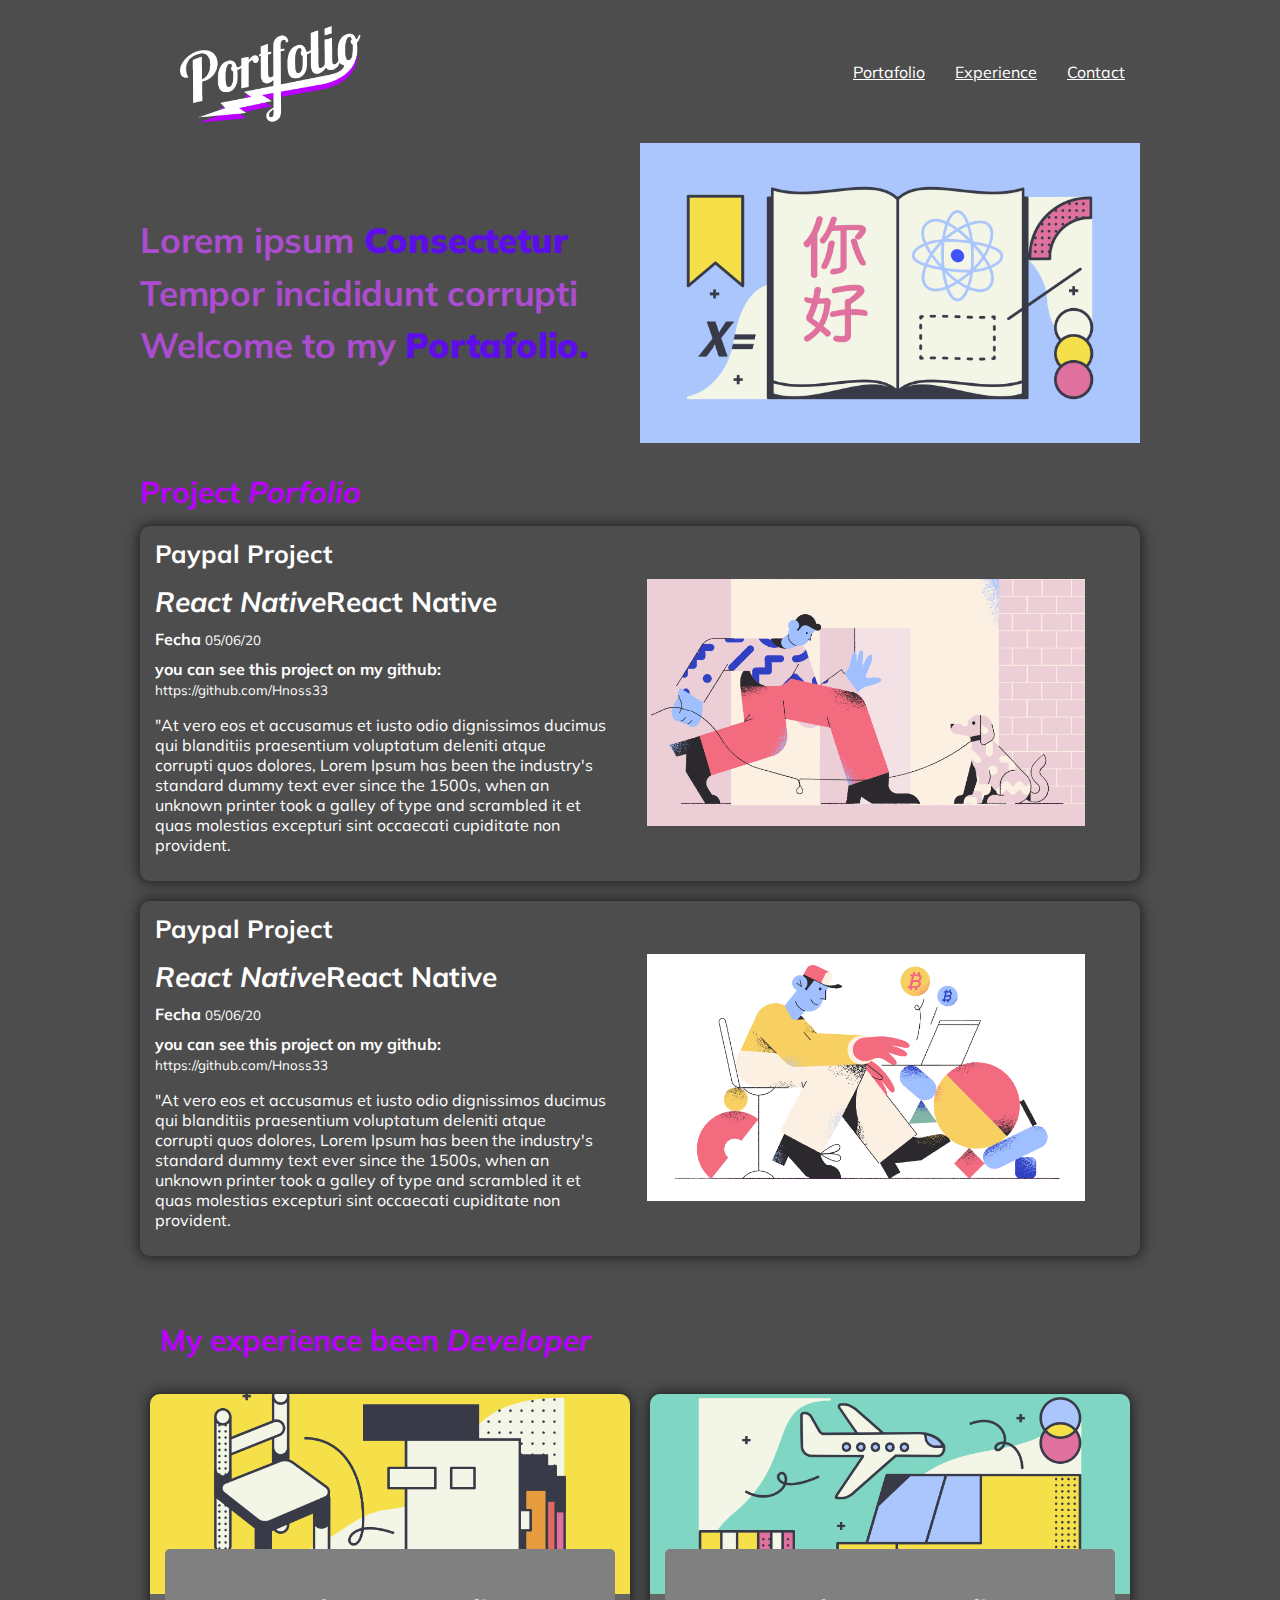
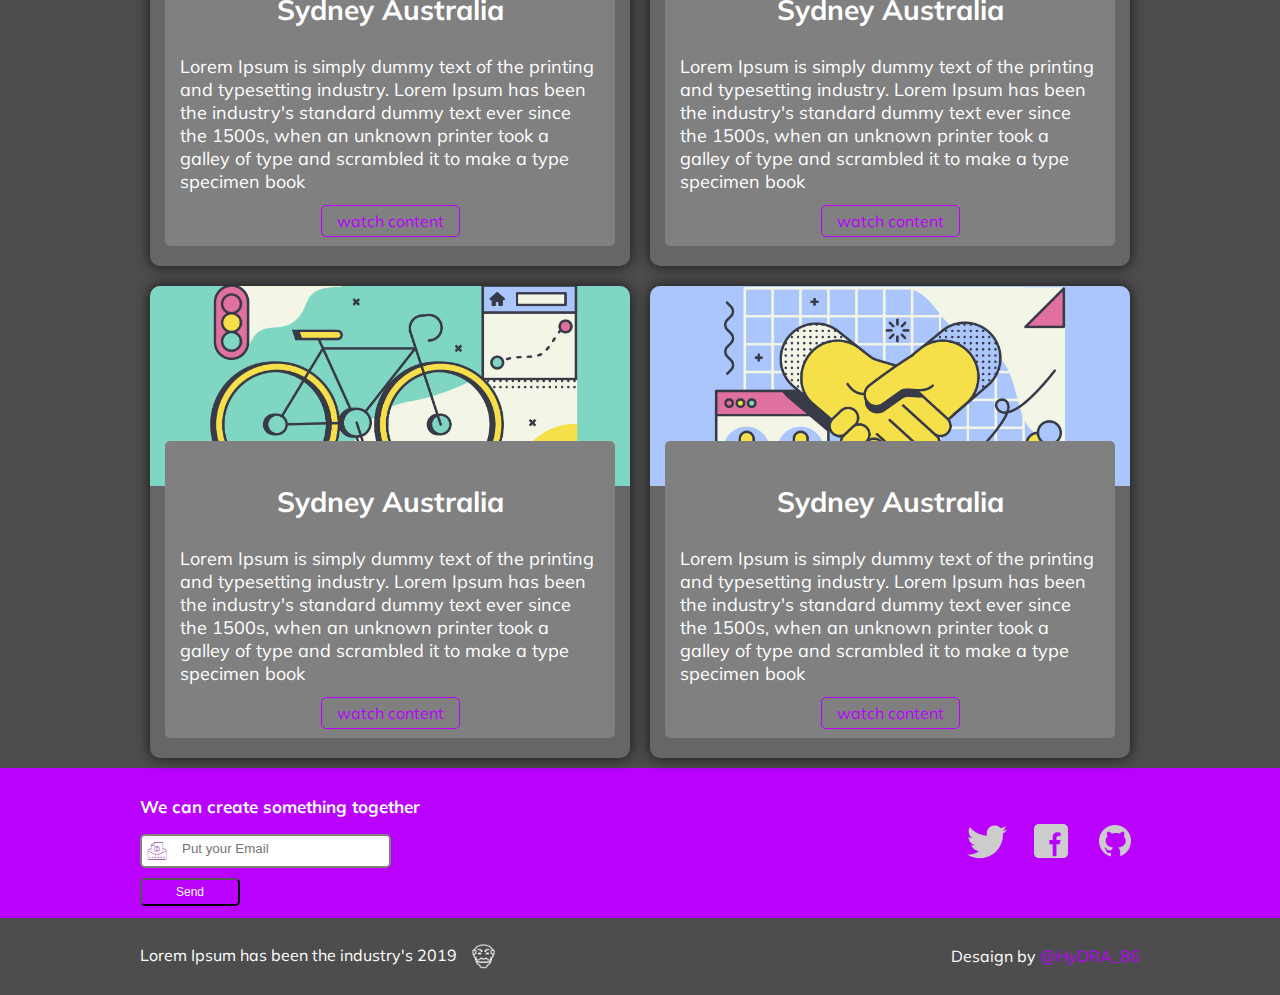
<file: index.html>
<!DOCTYPE html>
<html lang="en" dir="ltr">
  <head>
    <meta name="viewport" content="width=device-width, initial-scale=1">
    <meta charset="utf-8">
    <title>HoracioGarcia</title>
    <link rel="icon" type="image/png" href="imagenes/Artboard-4.png">
    <link rel="stylesheet" href="css/master.css">
    <link href="https://fonts.googleapis.com/css?family=Muli:200,200i,300,300i,400,400i,600,600i,700,700i,800,800i,900,900i&display=swap" rel="stylesheet">
    <svg aria-hidden="true" style="position: absolute; width: 0; height: 0; overflow: hidden;" version="1.1" xmlns="http://www.w3.org/2000/svg" xmlns:xlink="http://www.w3.org/1999/xlink">
      <defs>
      <symbol id="icon-menu" viewBox="0 0 32 32">
      <title>menu</title>
      <path d="M2 6h28v6h-28zM2 14h28v6h-28zM2 22h28v6h-28z"></path>
      </symbol>
      </defs>
      </svg>
</head>
  <body>
    <i id="burger-menu" class="icon-menu burger-button"></i>
  <header class="header">
    <div class="container">
  <figure>
        <img class="logo" src="imagenes/logo3.png"  alt="">
      </figure>
      <nav class="menu">
        <ol>
          <li>
            <a class="link" href="#portfolio">Portafolio</a>
            </li>
            <li>
            <a class="link" href="#experience">Experience</a>
            </li>
            <li>
            <a class="link" href="#contact">Contact</a>
          </li>
        </ol>
      </nav>
      </div>
  </header>
  <section class="hero">
    <div class="container">
            <h1>
              Lorem ipsum<strong> Consectetur</strong>
              <br>Tempor incididunt corrupti<br>Welcome to my <strong>Portafolio.</strong>
            </h1>
            <img class="hero-image" src="imagenes/education.png" width="500" height="300"  alt="">
    </div>
  </section>
<section id="portafolio" class="portfolio">
  <div class="container">
          <h2>Project <em>Porfolio</em></h2>
  <article class="project">
    <div class="project_details">
        <h3 class="project-title">Paypal Project</h3>
        <h6 class="project-course"><em>React Native</em>React Native</h6>
        <p class="project-date"><small><strong>Fecha </strong>05/06/20</small></p>
        <p class="project-url"><small><strong>you can see this project on my github:</strong> https://github.com/Hnoss33</small></p>
        <p class="project-description">"At vero eos et accusamus et iusto odio dignissimos ducimus qui
              blanditiis praesentium voluptatum deleniti atque corrupti quos dolores,
              Lorem Ipsum has been the industry's standard dummy text ever since the 1500s,
              when an unknown printer took a galley of type and scrambled it
              et quas molestias excepturi sint occaecati cupiditate non provident.</p>
    </div>
    <figure class="project-imageContainer">
          <img class="project-image" width="500" src="imagenes/pablo.png" alt="Principal image">
    </figure>
  </article>

  <article class="project">
    <div class="project_details">
            <h3 class="project-title">Paypal Project</h3>
            <h6 class="project-course"><em>React Native</em>React Native</h6>
            <p class="project-date"><small><strong>Fecha </strong>05/06/20</small></p>
            <p class="project-url"><small><strong>you can see this project on my github:</strong> https://github.com/Hnoss33</small></p>
            <p class="project-description">"At vero eos et accusamus et iusto odio dignissimos ducimus qui
              blanditiis praesentium voluptatum deleniti atque corrupti quos dolores,
              Lorem Ipsum has been the industry's standard dummy text ever since the 1500s,
              when an unknown printer took a galley of type and scrambled it
              et quas molestias excepturi sint occaecati cupiditate non provident.
            </p>
    </div>
             <figure class="project-imageContainer">
            <img class="project-image" width="500" src="imagenes/bitcoin.png" alt="Principal image">
            </figure>
  </article>
  </div>
  </section>

 <div class="container">
          <h2 class="event-list-title">My experience been <em>Developer</em></h2>
      </div>

<section class="event-list" id="experience">
    <div class="container">
      <div class="event">
              <figure class="event-imageContainer">
               <img class="event-image" src="imagenes/eventIamge1.png"  alt="Principal image">
              </figure>
              <div class="event-detail">
              <h3 class="event-title">Sydney Australia</h3>
              <p class="event-description">Lorem Ipsum is simply dummy text of the printing and typesetting industry.
                    Lorem Ipsum has been the industry's standard dummy text ever since the 1500s,
                    when an unknown printer took a galley of type and scrambled it to make a type specimen book
              </p>
              <a class="event-url" href="https://www.youtube.com/watch?v=9j-CRTni9fo" target="_blank">watch content</a>
              </div>
      </div>
      <div class="event">
              <figure class="event-imageContainer">
              <img class="event-image" src="imagenes/eventIamge2.png"  alt="Principal image">
              </figure>
              <div class="event-detail">
              <h3 class="event-title">Sydney Australia</h3>
              <p class="event-description">Lorem Ipsum is simply dummy text of the printing and typesetting industry.
                  Lorem Ipsum has been the industry's standard dummy text ever since the 1500s,
                  when an unknown printer took a galley of type and scrambled it to make a type specimen book
              </p>
              <a class="event-url" href="https://www.youtube.com/watch?v=9j-CRTni9fo" target="_blank">watch content</a>
            </div>
</div>
      <div class="event">
              <figure class="event-imageContainer">
              <img class="event-image" src="imagenes/eventIamge3.png"  alt="Principal image">
              </figure>
              <div class="event-detail">
              <h3 class="event-title">Sydney Australia</h3>
              <p class="event-description">Lorem Ipsum is simply dummy text of the printing and typesetting industry.
                  Lorem Ipsum has been the industry's standard dummy text ever since the 1500s,
                  when an unknown printer took a galley of type and scrambled it to make a type specimen book
              </p>
              <a class="event-url" href="https://www.youtube.com/watch?v=9j-CRTni9fo" target="_blank">watch content</a>
            </div>
</div>
      <div class="event">
              <figure class="event-imageContainer">
             <!-- <iframe class="event-image" width="560" height="315" src="https://www.youtube.com/embed/4y_cfR7Hdwc" frameborder="0" allow="accelerometer; autoplay; encrypted-media; gyroscope; picture-in-picture" allowfullscreen></iframe>-->
              <img class="event-image" src="imagenes/eventIamge4.png"  alt="Principal image"> 
              </figure>
              <div class="event-detail">
              <h3 class="event-title">Sydney Australia</h3>
              <p class="event-description">Lorem Ipsum is simply dummy text of the printing and typesetting industry.
                  Lorem Ipsum has been the industry's standard dummy text ever since the 1500s,
                  when an unknown printer took a galley of type and scrambled it to make a type specimen book
              </p>
              <a class="event-url" href="https://www.youtube.com/watch?v=9j-CRTni9fo" target="_blank">watch content</a>
            </div>
</div>
      </div>
</section>

<section class="contact" id="contact">
  <div class="container">
    <form class="form-email" action="/subscriptions/">
      <h3>We can create something together</h3>
      <input type="text" name="" value="" placeholder="Put your Email" >
    <button type="button"  name="button">Send</button>
</form>
<div class="social">
  <a href="https://twitter.com/Hnoss33" class="social-link twitter"></a>
  <a href="https://www.facebook.com/hjdark33" class="social-link facebook"></a>
  <a href="https://github.com/Hnoss33" class="social-link github"></a>
  </div>
  </div>
</section>
  <footer class="footer">
    <div class="container">
<div>
  <p>Lorem Ipsum has been the industry's 2019 <img  src="imagenes/mask.png" alt=""> </p>
</div>
<div>
  <p>Desaign by <a style="text-decoration: none; color: #BA00FF;" href="https://twitter.com/HyDRA_86">@HyDRA_86</a> </p>
</div>
</div>
  </footer>
  <script>
    
    const menu = document.querySelector('.menu');
    // console.log(menu);
    const ipad = window.matchMedia('screen and (max-width: 767px)');

    const burgerbutton = document.querySelector('#burger-menu')
    // console.log(burgerbutton);
    burgerbutton.addEventListener('click', hideshow )

ipad.addListener(validation)

function validation(event){
if (event.matches) {
  burgerbutton.addEventListener('click', hideshow)
  }else{
    burgerbutton.removeEventListener('click', hideshow)
  }
}

    function hideshow(){
      if (menu.classList.contains('is-active')) {
        menu.classList.remove('is-active');

      }else{
        menu.classList.add('is-active');
      }
    }
    
     </script>
  </body>
</html>

<!-- <script>
    
    const menu = document.querySelector('.menu');
    // console.log(menu);
    window,matchMedia('screen and(max-width: 767px)');
    const burgerbutton = document.querySelector('#burger-menu')
    // console.log(burgerbutton);
    
    burgerbutton.addEventListener('click', hideshow )

    function hideshow(){
      if (menu.classList.contains('is-active')) {
        menu.classList.remove('is-active');

      }else{
        menu.classList.add('is-active');
      }
    
    }
     
    </script> -->
</file>
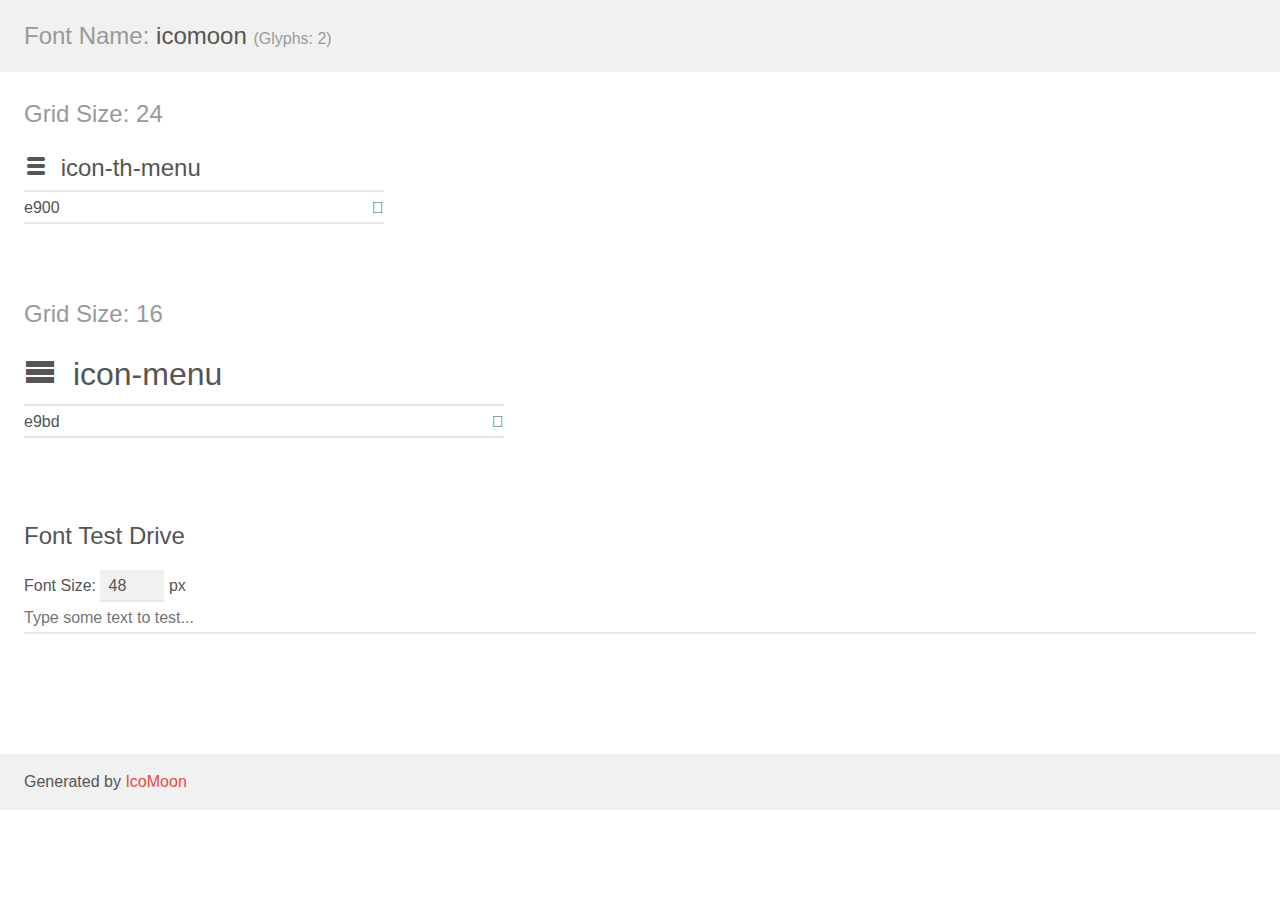
<file: demo.html>
<!doctype html>
<html>
<head>
    <meta charset="utf-8">
    <title>IcoMoon Demo</title>
    <meta name="description" content="An Icon Font Generated By IcoMoon.io">
    <meta name="viewport" content="width=device-width, initial-scale=1">
    <link rel="stylesheet" href="demo-files/demo.css">
    <link rel="stylesheet" href="style.css"></head>
<body>
    <div class="bgc1 clearfix">
        <h1 class="mhmm mvm"><span class="fgc1">Font Name:</span> icomoon <small class="fgc1">(Glyphs:&nbsp;2)</small></h1>
    </div>
    <div class="clearfix mhl ptl">
        <h1 class="mvm mtn fgc1">Grid Size: 24</h1>
        <div class="glyph fs1">
            <div class="clearfix bshadow0 pbs">
                <span class="icon-th-menu"></span>
                <span class="mls"> icon-th-menu</span>
            </div>
            <fieldset class="fs0 size1of1 clearfix hidden-false">
                <input type="text" readonly value="e900" class="unit size1of2" />
                <input type="text" maxlength="1" readonly value="&#xe900;" class="unitRight size1of2 talign-right" />
            </fieldset>
            <div class="fs0 bshadow0 clearfix hidden-true">
                <span class="unit pvs fgc1">liga: </span>
                <input type="text" readonly value="" class="liga unitRight" />
            </div>
        </div>
    </div>
    <div class="clearfix mhl ptl">
        <h1 class="mvm mtn fgc1">Grid Size: 16</h1>
        <div class="glyph fs2">
            <div class="clearfix bshadow0 pbs">
                <span class="icon-menu"></span>
                <span class="mls"> icon-menu</span>
            </div>
            <fieldset class="fs0 size1of1 clearfix hidden-false">
                <input type="text" readonly value="e9bd" class="unit size1of2" />
                <input type="text" maxlength="1" readonly value="&#xe9bd;" class="unitRight size1of2 talign-right" />
            </fieldset>
            <div class="fs0 bshadow0 clearfix hidden-true">
                <span class="unit pvs fgc1">liga: </span>
                <input type="text" readonly value="menu, list3" class="liga unitRight" />
            </div>
        </div>
    </div>

    <!--[if gt IE 8]><!-->
    <div class="mhl clearfix mbl">
        <h1>Font Test Drive</h1>
        <label>
            Font Size: <input id="fontSize" type="number" class="textbox0 mbm"
            min="8" value="48" />
            px
        </label>
        <input id="testText" type="text" class="phl size1of1 mvl"
        placeholder="Type some text to test..." value=""/>
        <div id="testDrive" class="icon-" style="font-family: icomoon">&nbsp;
        </div>
    </div>
    <!--<![endif]-->
    <div class="bgc1 clearfix">
        <p class="mhl">Generated by <a href="https://icomoon.io/app">IcoMoon</a></p>
    </div>

    <script src="demo-files/demo.js"></script>
</body>
</html>
</file>
<file: css/master.css>
html, body {
  font-family: 'Muli', sans-serif;
  margin: 0;
  background-color: #4D4D4D;
}
@font-face {
  font-family: 'icomoon';
  src:  url('../fonts/icomoon.eot?rgadhv');
  src:  url('../fonts/icomoon.eot?rgadhv#iefix') format('embedded-opentype'),
    url('../fonts/icomoon.ttf?rgadhv') format('truetype'),
    url('../fonts/icomoon.woff?rgadhv') format('woff'),
    url('../fonts/icomoon.svg?rgadhv#icomoon') format('svg');
  font-weight: normal;
  font-style: normal;
  font-display: block;
}
[class^="icon-"], [class*=" icon-"] {
  /* use !important to prevent issues with browser extensions that change fonts */
  font-family: 'icomoon' !important;
  speak: none;
  font-style: normal;
  font-weight: normal;
  font-variant: normal;
  text-transform: none;
  line-height: 1;

  /* Better Font Rendering =========== */
  -webkit-font-smoothing: antialiased;
  -moz-osx-font-smoothing: grayscale;
}
.icon-th-menu:before {
  content: "\e900";
}
.icon-menu:before {
  content: "\e9bd";
}
.burger-button {
  width: 40px;
  height: 40px;
  border-radius: 50%;
  display: none;
  align-items: center;
  justify-content: center;
  background-color: rgba(40, 22, 43, 0.52);
  z-index: 4;
  position: fixed;
  left: 5px;
  top: 5px;
  color: aliceblue;
   font-size: 22px;
}
h1{
  font-size: 35px;
  line-height: 1.5;
  letter-spacing: -.2px;
  color:#ac4cd0;
  margin: 100px 400px 40px 40px;
  margin: 0;
  /*text-transform: uppercase;*/
  /*text-decoration: dashed;*/
}
h3, h6{
  color: white;
  font-size: 28px;
}
h1 strong {
  color: #5D0EE8;
}
h2{
color: #BA00FF;
font-size: 30px;
}
ol,
ul {
  margin: 0;
  padding: 0;
  list-style: none;
}
.header{
  background-color: #4D4D4D;
  display: flex;
  justify-content: space-between;
  height: 105px;
  align-items: center;
   margin-bottom: 38px;
   flex-wrap: wrap;
}
.header img{
  height: 97px;
  margin-top: 10px

}
.header ol {
  display: flex;
  height: inherit;
}
.header ol li {
  height: inherit;

}
.header a {
  display: flex;
  align-items: center;
  height: inherit;
  padding: 0 15px;
  color: white;
  text-decoration: underline;
  font-size: 1em;
}
.project{
  border-radius: 10px;
  margin: 10px 0px 20px 0px;
  padding: 12px 15px 10px 15px;
  display: flex;
  justify-content: space-between;
  box-shadow: 0px 0 13px 1px #1d1c1c;
  align-items: center;
}
.project_details{
  width: 50%;
  color: white;
}
.project-imageContainer{
  width: 50%;
}
.project-imageContainer img {
  max-width: 100%;
}
.project-title{
  font-size: 25px;
  margin: 0px 0px 15px 0px;
}
.project-course, .project-date, .project-url {
  margin: 10px 0;
}
.project strong{
  font-size: 16px;
}
.portfolio h2 {
  margin: 10px 0px 15px 0px;
}
.hero {
 height: 300px;
 background-color: #4D4D4D;
 display: flex;
 align-items: center;
 justify-content: space-between;
 border-radius: 5px;
 flex-wrap: wrap;
 }
.hero img{
   object-fit: cover;
}
.project_details{
  width: 500px;
}
.portfolio{
  background: #4D4D4D;
  padding: 20px;
}
.text-a  {
  color: white;
  text-decoration: none;
}
.footer {
  background-color: #4D4D4D;
  color: white;
  display: flex;
  align-items: center;
  justify-content: space-between;
  flex-wrap: wrap;
  }
.footer img {
    vertical-align: middle;
    width: 25px;
    padding: 10px;
    height: auto;
}
.event-list{
  display: flex;
  flex-wrap: wrap;
  justify-content: space-between;
}
.container{
  max-width: 1000px; /*coloque max para que no sea un tamaño fijo, para que responsive trabaje bien*/
  flex: 1;
  /*width: 100%; lo quitamos porque si le colocamos padding utilizara el 100% es problema luego*/
  margin: 0 auto;
  display: inherit;
  justify-content: inherit;
  align-items: inherit;
  height: inherit;
  flex-wrap: inherit;
}
.event{
  margin: 1%;
  width: 48%;
  border-radius: 10px;
  overflow:hidden;
  flex-shrink: 0;
  background-color: #666666;
  box-shadow: 0px 0 13px 1px #1d1c1c;
  color: white;

}
.event-imageContainer {
width: 100%;
height: 200px;
margin: 0px
}
.event-image {
width:100%;
height:100%;
object-fit:cover;
}
.event-detail{
  margin: 20px 15px;
  margin-top: -45px;
  background-color: #808080;
  position: relative;
  padding: 15px;
  text-align: center;
  border-radius: 5px;
}
.event-description{
  text-align: left;
  font-size: 18px;
}
.event-url{
  border: 1px solid;
  padding: 5px 15px;
  text-decoration: none;
  color: #BA00FF;
  border-radius: 5px;
}
.event-list-title {
  margin-left: 20px;
}
.contact {
  background-color: #BA00FF;
  color: white;
  height: 150px;
  display: flex;
  align-items: center;
  justify-content: space-between;
  flex-wrap: wrap;
}
.social-link{
  display: inline-block;
  width: 50px;
  height: 50px;
  background-size: 40px 40px;
  background-repeat: no-repeat;
  background-position: right;
  margin: 0 5px;

}
.social-link.facebook {
  background-image: url('../imagenes/facebook.png');
}
.social-link.twitter {
  background-image: url('../imagenes/twitter.png');
}
.social-link.github {
  background-image: url('../imagenes/github.png');
}
.form-email input{
  border-color: gray;
  padding: 5px 30px 10px 40px ;
  background-image: url('../imagenes/email.png');
  background-size: 20px 20px;
  background-repeat: no-repeat;
  background-position-y: center;
  background-position-x: 5px;
  border-radius: 5px;
  border-style: solid;
}
.form-email button{
  display: block;
  margin-top: 10px;
  background: transparent;
  color: white;
  padding: 5px 0px;
  border-radius: 5px;
  width: 100px;
  font-size: 12px;
}
.form-email h3{
  font-size: 17px;
}


@media screen and (max-width: 1024px) {
  .menu
{
  position: fixed;
  background: rgba(75, 1, 255, 0.25);
  z-index: 3;
  top: 0;
  left: -100vw;
  width: 100vw;
  display: flex;
  align-items: center;
  justify-content: center;
  transition: .3s;
  height: inherit;
  padding-top: 15px;
  padding-bottom: 15px;
  
}
.menu.is-active{
  left: 0;

}
  
  .burger-button{
    display:block;
    display:flex
  }
  
  .contact{
    height: auto;
    padding: 1em 0;
    text-align: center;
    padding: 0 1em;
  }
  .footer {
    padding: 0 1em;
  }
  .form-email button{
    margin: 2em auto
  }
  .hero{
    height: auto;
    position: relative;
    overflow: hidden;
    padding: 4em 2em 4em 2em;
    
  }
  h1 {
    font-size: 2em;
    z-index: 2;
    border-radius: 5px;
    background: rgba(255, 255, 255, 0.3);
  }
  .hero-image{
    position: absolute;
    z-index: 1;
    left: 0;
    right: 0;
    top: 0;
    bottom: 0;
    width: 100%;
  }


}
@media screen and (max-width: 767px) {
  .burger-button{
    display:block;
    display:flex
  }
  h1{
    border-radius: 5px;
    background: rgba(255, 255, 255, 0.3);
  }
  .hero {
    padding: 3em 3em 3em 3em;
  }
  .event-description{
    font-size: 1em;
  }
  .event-list-title{
    font-size: 1.7em;
  }
  .event-title{
    font-size: 1.5em;
    }
  .header{
    display: block;
    height: auto;
  }
  .header ol{
    display: block;
  }
  .header ol li {
    height: 50px;
    text-align: center;
  }
  .header a {
    justify-content: center;
  }

  /* figure{
    text-align: center;
  } */
.project {
  display: block;
}
.project-imageContainer{
  text-align: center;
  width: auto;
}
.project_details{
  width: auto;
  font-size: 11px;
}
.project-title {
font-size: 2.5em;
margin-bottom: .4em;
}
.project-url{
font-size: 1.5em;
}
.project-course {
font-size: 1.2em;
}
.project-date{
font-size: 1.3em;
}
.project-description {
  font-size: 1.3em;
}
.project-course, .project-date, .project-url {
  margin: .5em 0;
}
.event {
  width: auto;
flex-shrink: initial;
margin: 1em;
}
.contact{
      height: auto;
      padding: 1em 0;
      text-align: center;
      padding: 0 1em;
    }
    .footer {
      padding: 0 1em;
    }
    .form-email button{
      margin: 2em auto
    }
    h1 {
      font-size: 1.7em;
      z-index: 2;
      border-radius: 5px;
      background: rgba(255, 255, 255, 0.3);
    }

}
@media screen and (max-width: 480px) {
  figure{
    text-align: center;
  }
  .burger-button{
    display:block;
    display:flex
  }
  
  .hero {
    padding: 3em 2em 3em 2em;
  }
  .event-description{
    font-size: .9em;
  }
  .project_details{
    font-size: 10px;
  }
  .event-title{
    font-size: 1.4em;
    }
    .event-list-title{
      font-size: 1.5em;
    }
    .contact{
      height: auto;
      padding: 1em 0;
      text-align: center;
      display: block;
    }
    .form-email button{
      margin: 2em auto
    }
    .footer {
      display: block;
      text-align: center;
       }
       h1 {
        font-size: 1.4em;
        z-index: 2;
        border-radius: 5px;
        background: rgba(255, 255, 255, 0.3);
      }
      }
@media screen and (max-width: 320px) {
  .burger-button{
    display:block;
    display:flex
  }
  .hero {
    padding: 2em 1em 2em 1em;
}
  .footer {
    display: block;
    text-align: center;
    margin: 0 1em;
}
.contact{
  height: auto;
  padding: 1em 0;
  text-align: center;
  display: block;
}
.form-email button{
  margin: 2em auto
}
  .project_details{
    font-size: 9px;
  }
  .event-description{
    font-size: .8em;
  }
  .event-title{
    font-size: 1.2em;
  }
  .event-list-title{
    font-size: 1.3em;
  }
  .form-email button{
    margin: 2em auto
  }
  h1 {
    font-size: 1.3em;
    z-index: 2;
    background: rgba(255, 255, 255, 0.3);
    border-radius: 5px;
  }
  
}
</file>
<file: demo-files/demo.css>
body {
  padding: 0;
  margin: 0;
  font-family: sans-serif;
  font-size: 1em;
  line-height: 1.5;
  color: #555;
  background: #fff;
}
h1 {
  font-size: 1.5em;
  font-weight: normal;
}
small {
  font-size: .66666667em;
}
a {
  color: #e74c3c;
  text-decoration: none;
}
a:hover, a:focus {
  box-shadow: 0 1px #e74c3c;
}
.bshadow0, input {
  box-shadow: inset 0 -2px #e7e7e7;
}
input:hover {
  box-shadow: inset 0 -2px #ccc;
}
input, fieldset {
  font-family: sans-serif;
  font-size: 1em;
  margin: 0;
  padding: 0;
  border: 0;
}
input {
  color: inherit;
  line-height: 1.5;
  height: 1.5em;
  padding: .25em 0;
}
input:focus {
  outline: none;
  box-shadow: inset 0 -2px #449fdb;
}
.glyph {
  font-size: 16px;
  width: 15em;
  padding-bottom: 1em;
  margin-right: 4em;
  margin-bottom: 1em;
  float: left;
  overflow: hidden;
}
.liga {
  width: 80%;
  width: calc(100% - 2.5em);
}
.talign-right {
  text-align: right;
}
.talign-center {
  text-align: center;
}
.bgc1 {
  background: #f1f1f1;
}
.fgc1 {
  color: #999;
}
.fgc0 {
  color: #000;
}
p {
  margin-top: 1em;
  margin-bottom: 1em;
}
.mvm {
  margin-top: .75em;
  margin-bottom: .75em;
}
.mtn {
  margin-top: 0;
}
.mtl, .mal {
  margin-top: 1.5em;
}
.mbl, .mal {
  margin-bottom: 1.5em;
}
.mal, .mhl {
  margin-left: 1.5em;
  margin-right: 1.5em;
}
.mhmm {
  margin-left: 1em;
  margin-right: 1em;
}
.mls {
  margin-left: .25em;
}
.ptl {
  padding-top: 1.5em;
}
.pbs, .pvs {
  padding-bottom: .25em;
}
.pvs, .pts {
  padding-top: .25em;
}
.unit {
  float: left;
}
.unitRight {
  float: right;
}
.size1of2 {
  width: 50%;
}
.size1of1 {
  width: 100%;
}
.clearfix:before, .clearfix:after {
  content: " ";
  display: table;
}
.clearfix:after {
  clear: both;
}
.hidden-true {
  display: none;
}
.textbox0 {
  width: 3em;
  background: #f1f1f1;
  padding: .25em .5em;
  line-height: 1.5;
  height: 1.5em;
}
#testDrive {
  display: block;
  padding-top: 24px;
  line-height: 1.5;
}
.fs0 {
  font-size: 16px;
}
.fs1 {
  font-size: 24px;
}
.fs2 {
  font-size: 32px;
}
</file>
<file: style.css>
@font-face {
  font-family: 'icomoon';
  src:  url('fonts/icomoon.eot?rgadhv');
  src:  url('fonts/icomoon.eot?rgadhv#iefix') format('embedded-opentype'),
    url('fonts/icomoon.ttf?rgadhv') format('truetype'),
    url('fonts/icomoon.woff?rgadhv') format('woff'),
    url('fonts/icomoon.svg?rgadhv#icomoon') format('svg');
  font-weight: normal;
  font-style: normal;
  font-display: block;
}

[class^="icon-"], [class*=" icon-"] {
  /* use !important to prevent issues with browser extensions that change fonts */
  font-family: 'icomoon' !important;
  speak: none;
  font-style: normal;
  font-weight: normal;
  font-variant: normal;
  text-transform: none;
  line-height: 1;

  /* Better Font Rendering =========== */
  -webkit-font-smoothing: antialiased;
  -moz-osx-font-smoothing: grayscale;
}

.icon-th-menu:before {
  content: "\e900";
}
.icon-menu:before {
  content: "\e9bd";
}
</file>
